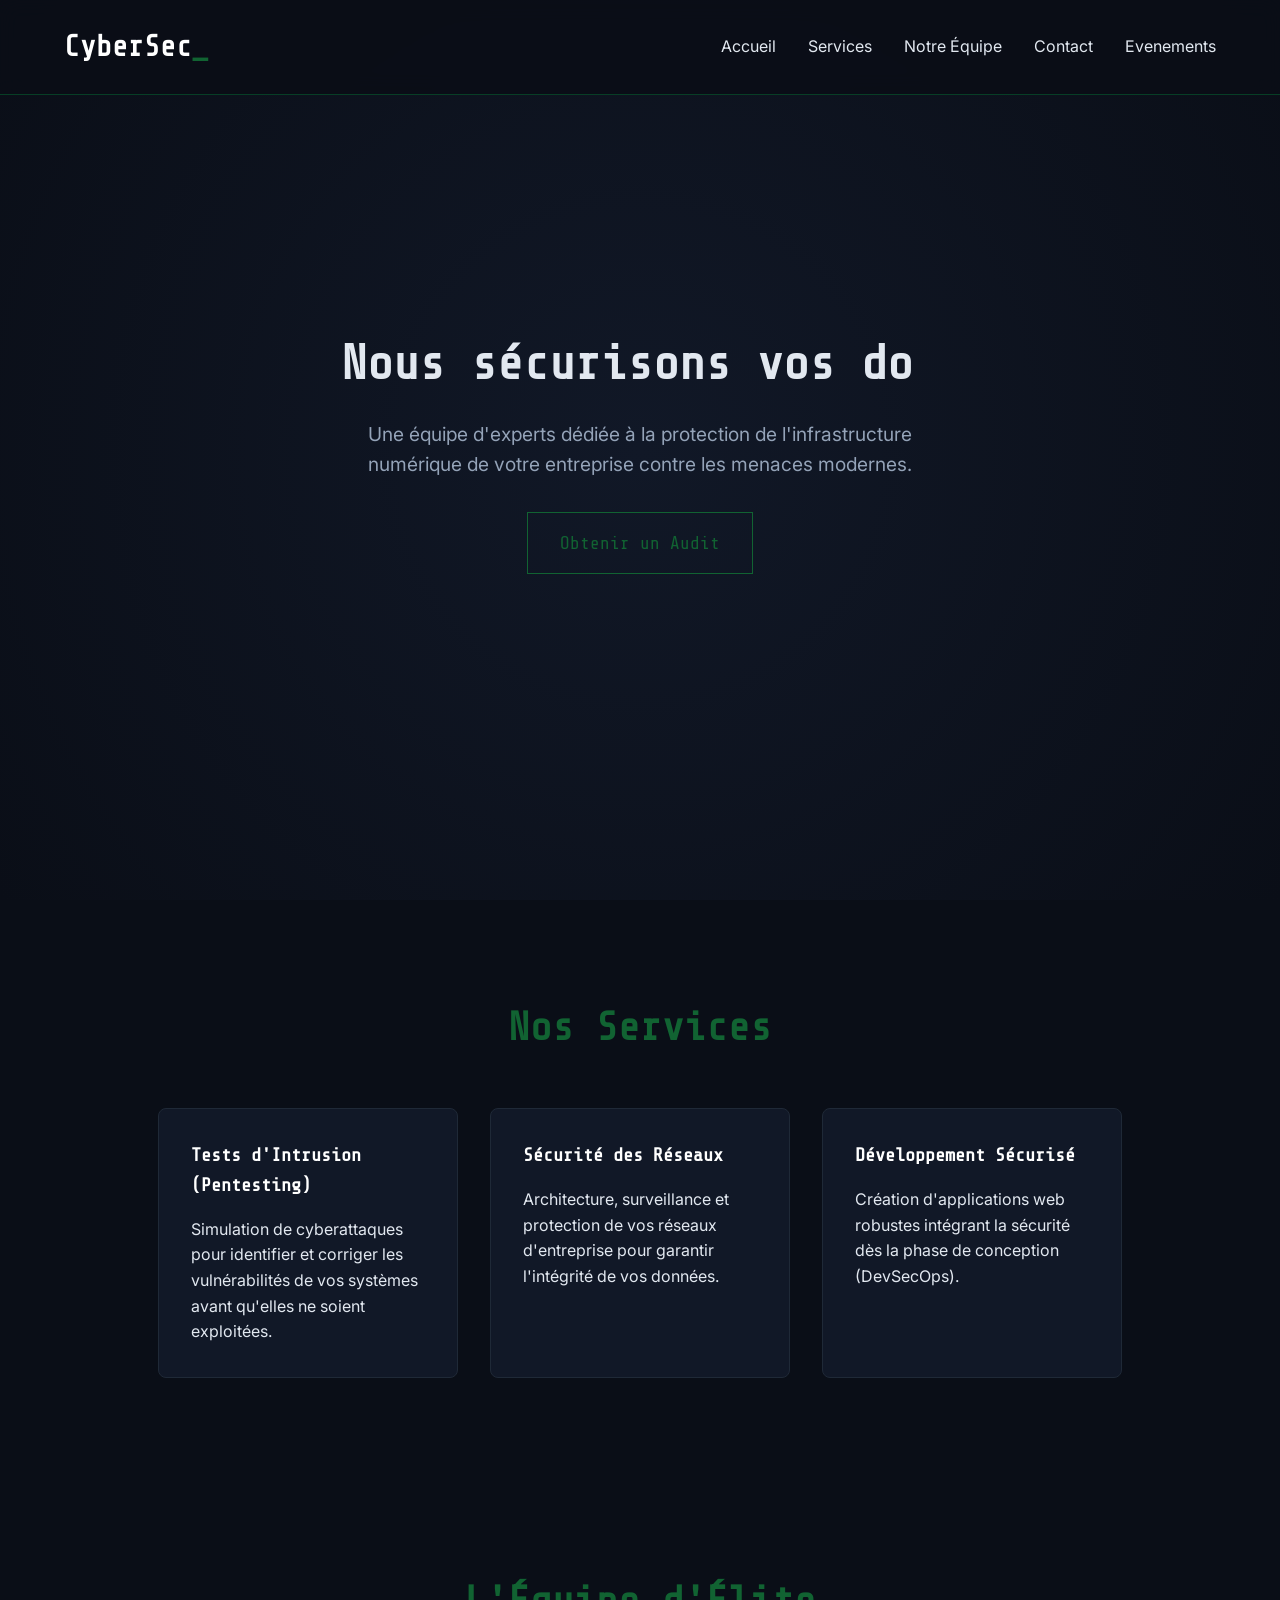
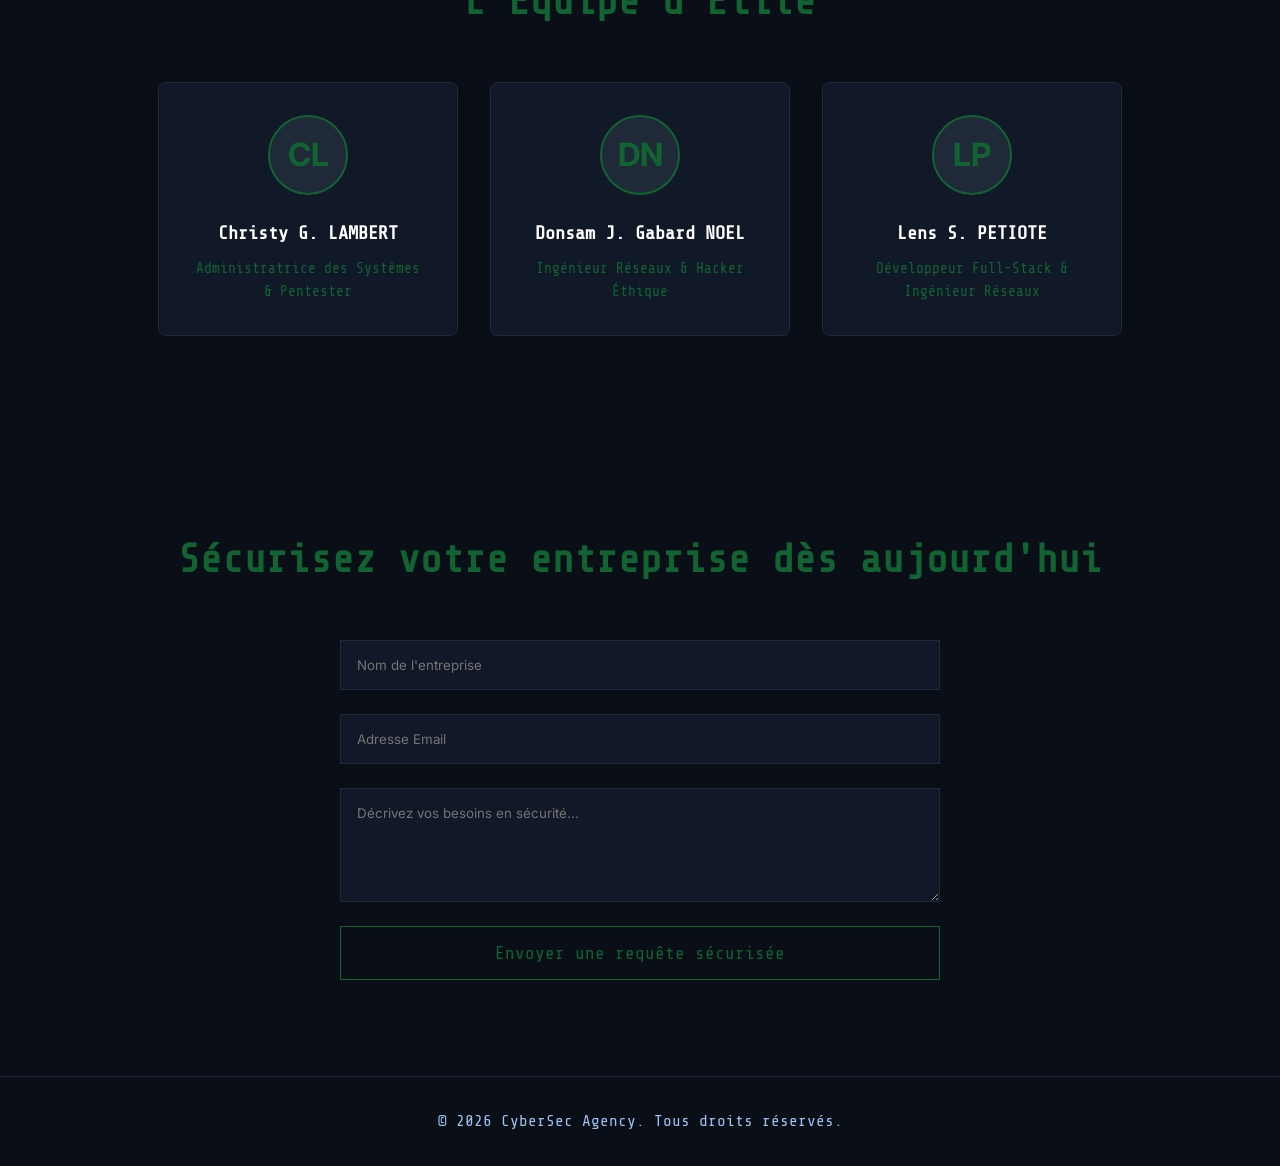
<file: index.html>
<!DOCTYPE html>
<html lang="fr">
<head>
    <meta charset="UTF-8">
    <meta name="viewport" content="width=device-width, initial-scale=1.0">
    <title>CyberSec Agency | Protégez votre entreprise</title>
    <link rel="stylesheet" href="style.css">
    <link href="https://fonts.googleapis.com/css2?family=Share+Tech+Mono&family=Inter:wght@300;400;700&display=swap" rel="stylesheet">
</head>
<body>
    <header>
        <nav>
            <div class="logo">CyberSec<span>_</span></div>
            <ul class="nav-links">
                <li><a href="#accueil">Accueil</a></li>
                <li><a href="services.html">Services</a></li>
                <li><a href="equipes.html">Notre Équipe</a></li>
                <li><a href="contact.html">Contact</a></li>
                <li><a href="events.html">Evenements</a></li>    
            </ul>
        </nav>
    </header>

    <section id="accueil" class="hero">
        <div class="hero-content">
            <h1>Nous sécurisons vos <span class="typing-text"></span><span class="cursor">&nbsp;</span></h1>
            <p>Une équipe d'experts dédiée à la protection de l'infrastructure numérique de votre entreprise contre les menaces modernes.</p>
            <a href="#contact" class="btn">Obtenir un Audit</a>
        </div>
    </section>

    <section id="services" class="services">
        <h2>Nos Services</h2>
        <div class="cards-container">
            <div class="card">
                <h3>Tests d'Intrusion (Pentesting)</h3>
                <p>Simulation de cyberattaques pour identifier et corriger les vulnérabilités de vos systèmes avant qu'elles ne soient exploitées.</p>
            </div>
            <div class="card">
                <h3>Sécurité des Réseaux</h3>
                <p>Architecture, surveillance et protection de vos réseaux d'entreprise pour garantir l'intégrité de vos données.</p>
            </div>
            <div class="card">
                <h3>Développement Sécurisé</h3>
                <p>Création d'applications web robustes intégrant la sécurité dès la phase de conception (DevSecOps).</p>
            </div>
        </div>
    </section>

    <section id="equipe" class="team">
        <h2>L'Équipe d'Élite</h2>
        <div class="cards-container">
            <div class="team-card">
                <div class="avatar">CL</div>
                <h3>Christy G. LAMBERT</h3>
                <p class="role">Administratrice des Systèmes & Pentester</p>
            </div>
            <div class="team-card">
                <div class="avatar">DN</div>
                <h3>Donsam J. Gabard NOEL</h3>
                <p class="role">Ingénieur Réseaux & Hacker Éthique</p>
            </div>
            <div class="team-card">
                <div class="avatar">LP</div>
                <h3>Lens S. PETIOTE</h3>
                <p class="role">Développeur Full-Stack & Ingénieur Réseaux</p>
            </div>
        </div>
    </section>

    <section id="contact" class="contact">
        <h2>Sécurisez votre entreprise dès aujourd'hui</h2>
        <form id="contact-form">
            <input type="text" placeholder="Nom de l'entreprise" required>
            <input type="email" placeholder="Adresse Email" required>
            <textarea placeholder="Décrivez vos besoins en sécurité..." rows="5" required></textarea>
            <button type="submit" class="btn">Envoyer une requête sécurisée</button>
        </form>
    </section>

    <footer>
        <p>&copy; 2026 CyberSec Agency. Tous droits réservés.</p>
    </footer>

    <script src="script.js"></script>
</body>
</html>
</file>
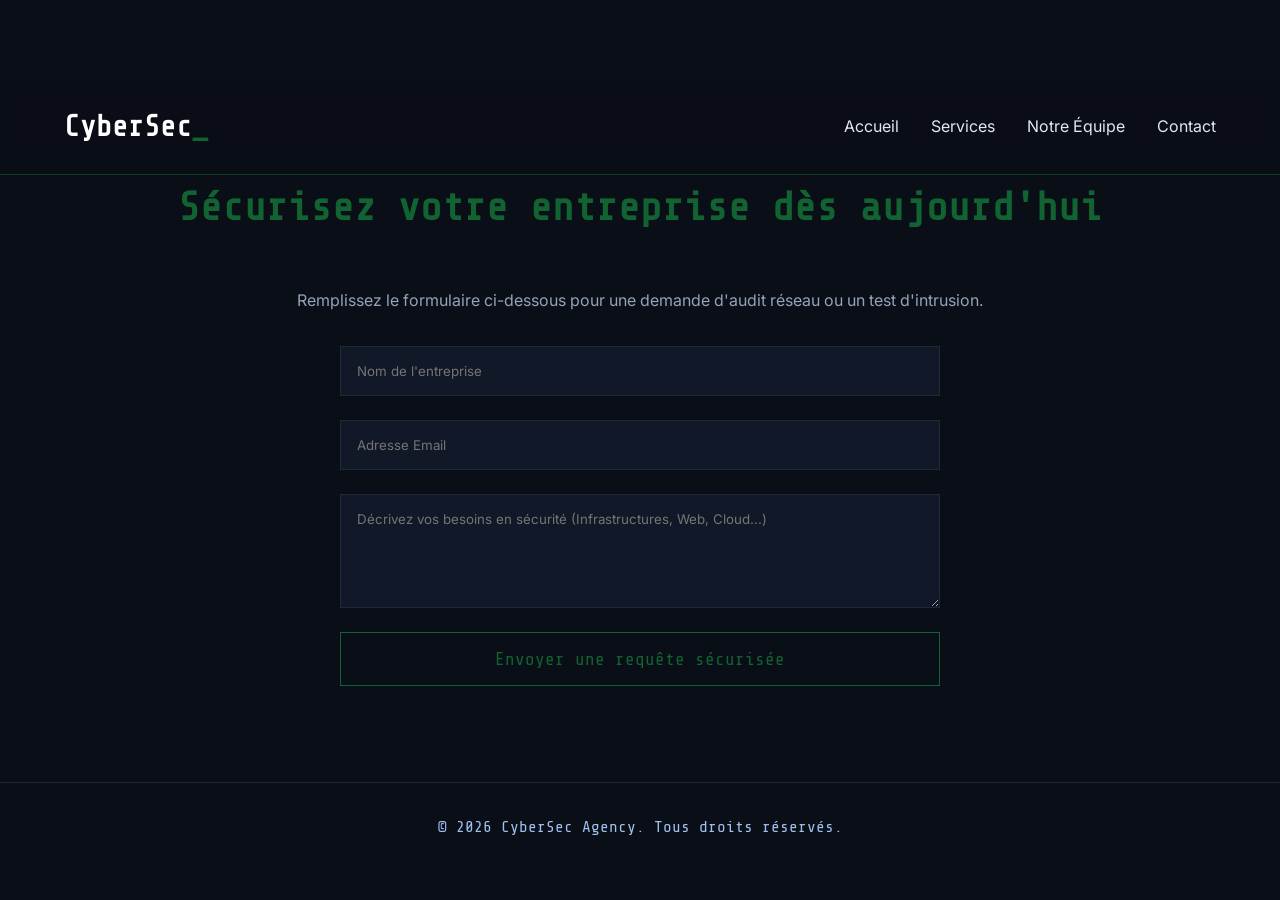
<file: contact.html>
<!DOCTYPE html>
<html lang="fr">
<head>
    <meta charset="UTF-8">
    <meta name="viewport" content="width=device-width, initial-scale=1.0">
    <title>Contact | CyberSec Agency</title>
    <link rel="stylesheet" href="style.css">
    <link href="https://fonts.googleapis.com/css2?family=Share+Tech+Mono&family=Inter:wght@300;400;700&display=swap" rel="stylesheet">
</head>
<body>
    <header>
        <nav>
            <div class="logo">CyberSec<span>_</span></div>
            <ul class="nav-links">
                <li><a href="index.html">Accueil</a></li>
                <li><a href="services.html">Services</a></li>
                <li><a href="equipes.html">Notre Équipe</a></li>
                <li><a href="contact.html">Contact</a></li>
            </ul>
        </nav>
    </header>

    <section class="contact" style="margin-top: 5rem;">
        <h2>Sécurisez votre entreprise dès aujourd'hui</h2>
        <p style="text-align: center; margin-bottom: 2rem; color: #94a3b8;">Remplissez le formulaire ci-dessous pour une demande d'audit réseau ou un test d'intrusion.</p>
        <form id="contact-form">
            <input type="text" placeholder="Nom de l'entreprise" required>
            <input type="email" placeholder="Adresse Email" required>
            <textarea placeholder="Décrivez vos besoins en sécurité (Infrastructures, Web, Cloud...)" rows="5" required></textarea>
            <button type="submit" class="btn">Envoyer une requête sécurisée</button>
        </form>
    </section>

    <footer>
        <p>&copy; 2026 CyberSec Agency. Tous droits réservés.</p>
    </footer>

    <script src="script.js"></script>
</body>
</html>
</file>
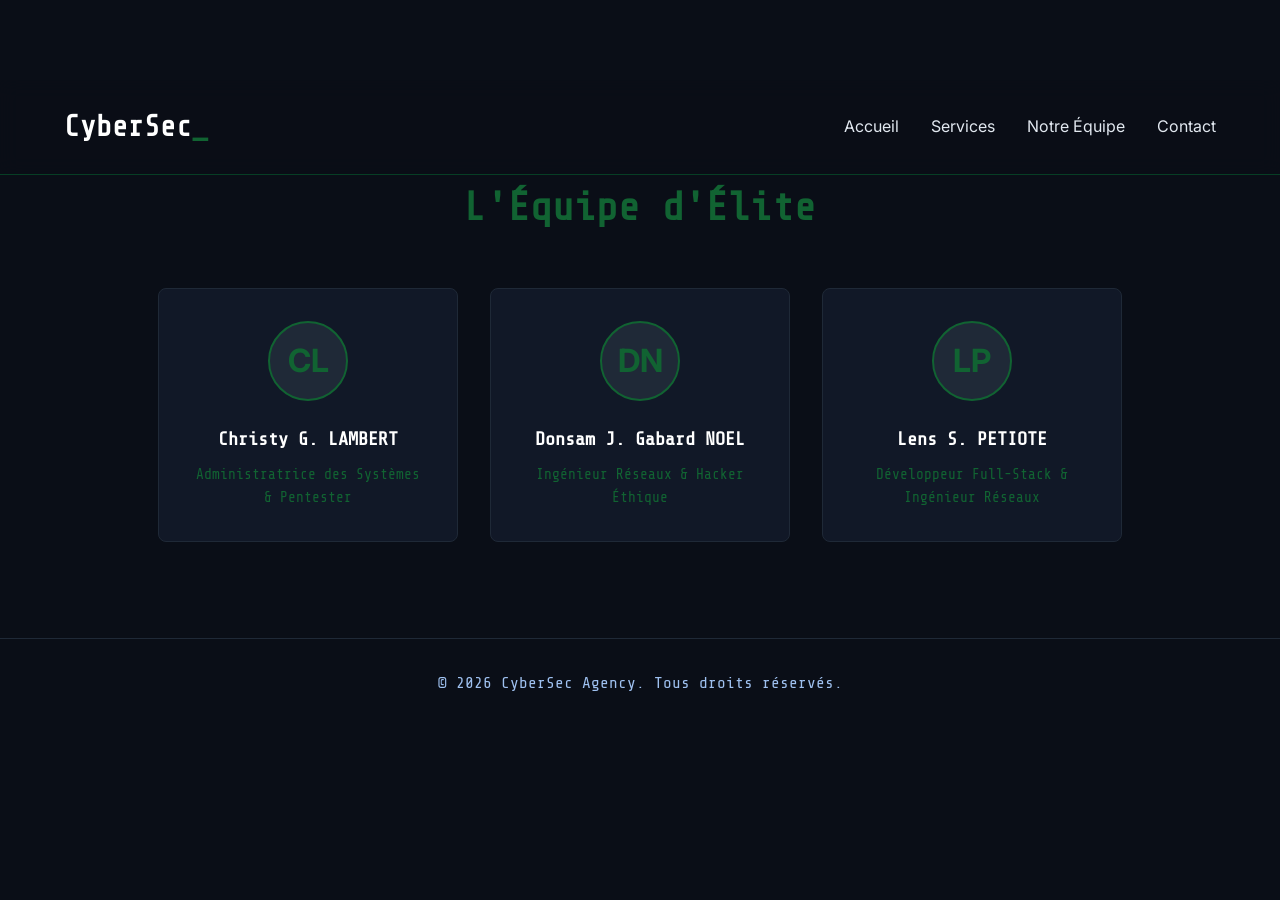
<file: equipes.html>
<!DOCTYPE html>
<html lang="fr">
<head>
    <meta charset="UTF-8">
    <meta name="viewport" content="width=device-width, initial-scale=1.0">
    <title>Notre Équipe | CyberSec Agency</title>
    <link rel="stylesheet" href="style.css">
    <link href="https://fonts.googleapis.com/css2?family=Share+Tech+Mono&family=Inter:wght@300;400;700&display=swap" rel="stylesheet">
</head>
<body>
    <header>
        <nav>
            <div class="logo">CyberSec<span>_</span></div>
            <ul class="nav-links">
                <li><a href="index.html">Accueil</a></li>
                <li><a href="services.html">Services</a></li>
                <li><a href="equipes.html">Notre Équipe</a></li>
                <li><a href="contact.html">Contact</a></li>
            </ul>
        </nav>
    </header>

    <section class="team" style="margin-top: 5rem;">
        <h2>L'Équipe d'Élite</h2>
        <div class="cards-container">
            <div class="team-card">
                <div class="avatar">CL</div>
                <h3>Christy G. LAMBERT</h3>
                <p class="role">Administratrice des Systèmes & Pentester</p>
            </div>
            <div class="team-card">
                <div class="avatar">DN</div>
                <h3>Donsam J. Gabard NOEL</h3>
                <p class="role">Ingénieur Réseaux & Hacker Éthique</p>
            </div>
            <div class="team-card">
                <div class="avatar">LP</div>
                <h3>Lens S. PETIOTE</h3>
                <p class="role">Développeur Full-Stack & Ingénieur Réseaux</p>
            </div>
        </div>
    </section>

    <footer>
        <p>&copy; 2026 CyberSec Agency. Tous droits réservés.</p>
    </footer>

    <script src="script.js"></script>
</body>
</html>
</file>
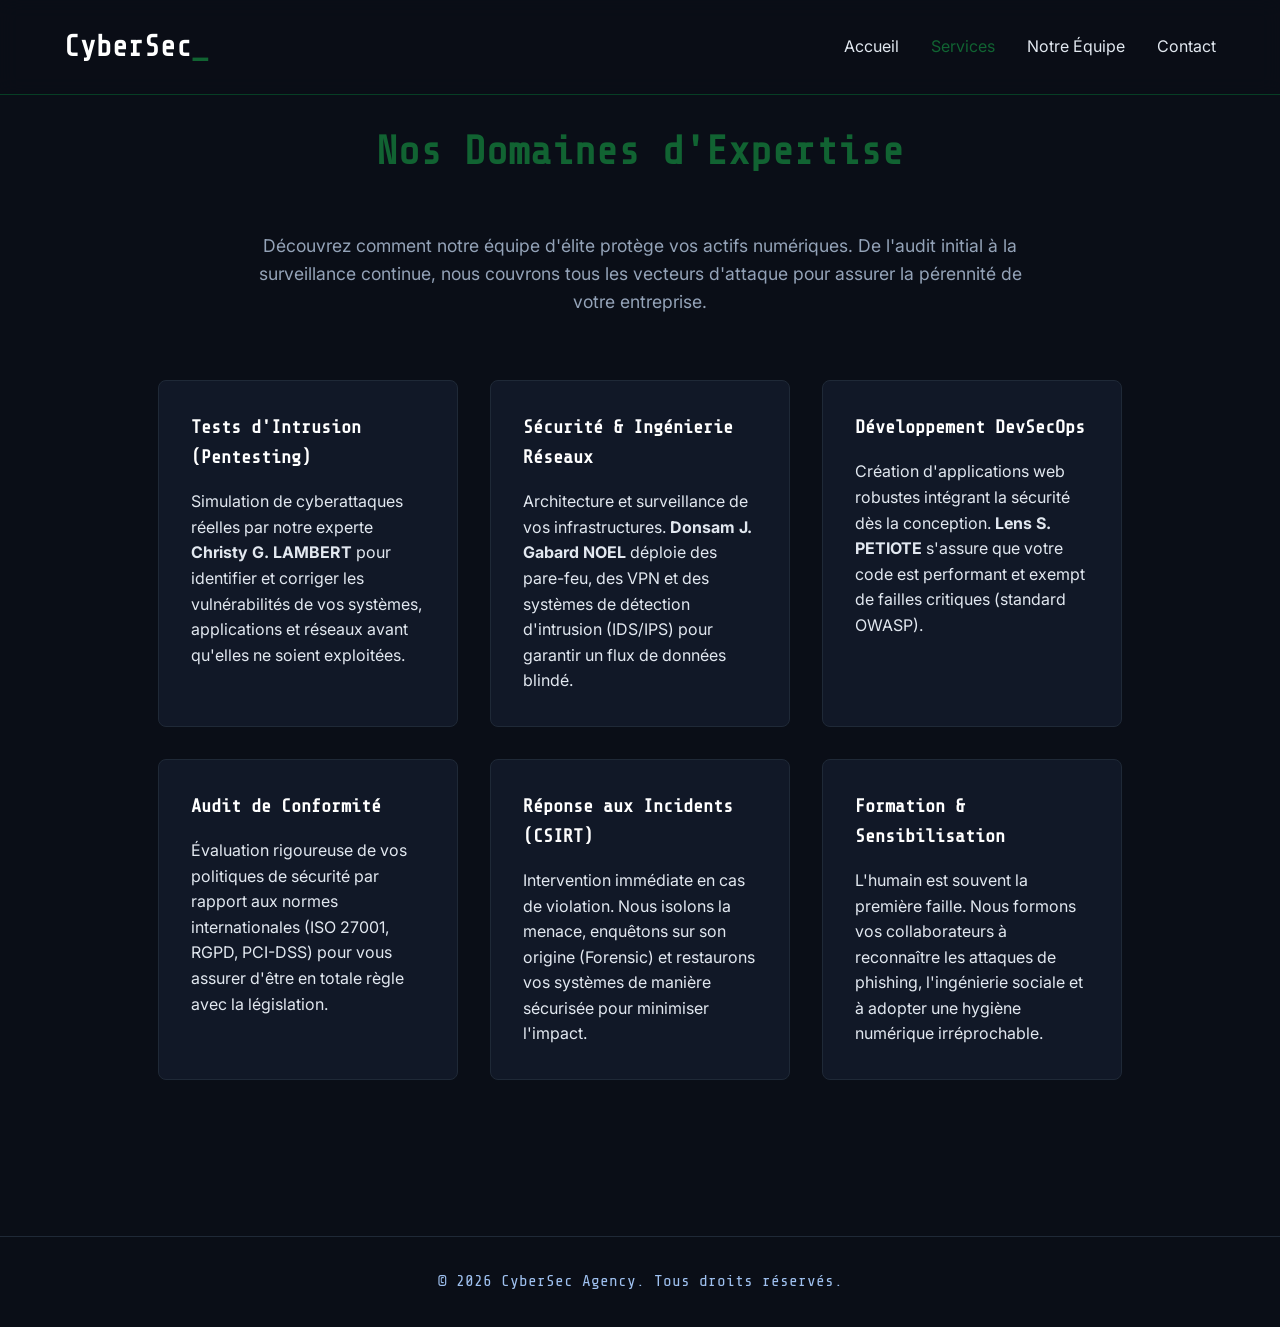
<file: services.html>
<!DOCTYPE html>
<html lang="fr">
<head>
    <meta charset="UTF-8">
    <meta name="viewport" content="width=device-width, initial-scale=1.0">
    <title>Nos Services | CyberSec Agency</title>
    <link rel="stylesheet" href="style.css">
    <link href="https://fonts.googleapis.com/css2?family=Share+Tech+Mono&family=Inter:wght@300;400;700&display=swap" rel="stylesheet">
</head>
<body>
    <header>
        <nav>
            <div class="logo">CyberSec<span>_</span></div>
            <ul class="nav-links">
                <li><a href="index.html">Accueil</a></li>
                <li><a href="services.html" style="color: var(--neon-green);">Services</a></li>
                <li><a href="index.html#equipe">Notre Équipe</a></li>
                <li><a href="index.html#contact">Contact</a></li>
            </ul>
        </nav>
    </header>

    <main style="padding-top: 120px; padding-bottom: 60px;">
        <section class="services" style="padding-top: 0;">
            <h2>Nos Domaines d'Expertise</h2>
            <p style="text-align: center; color: #94a3b8; max-width: 800px; margin: 0 auto 4rem auto; font-size: 1.1rem;">
                Découvrez comment notre équipe d'élite protège vos actifs numériques. De l'audit initial à la surveillance continue, nous couvrons tous les vecteurs d'attaque pour assurer la pérennité de votre entreprise.
            </p>
            
            <div class="cards-container">
                <div class="card">
                    <h3>Tests d'Intrusion (Pentesting)</h3>
                    <p>Simulation de cyberattaques réelles par notre experte <strong>Christy G. LAMBERT</strong> pour identifier et corriger les vulnérabilités de vos systèmes, applications et réseaux avant qu'elles ne soient exploitées.</p>
                </div>
                
                <div class="card">
                    <h3>Sécurité & Ingénierie Réseaux</h3>
                    <p>Architecture et surveillance de vos infrastructures. <strong>Donsam J. Gabard NOEL</strong> déploie des pare-feu, des VPN et des systèmes de détection d'intrusion (IDS/IPS) pour garantir un flux de données blindé.</p>
                </div>
                
                <div class="card">
                    <h3>Développement DevSecOps</h3>
                    <p>Création d'applications web robustes intégrant la sécurité dès la conception. <strong>Lens S. PETIOTE</strong> s'assure que votre code est performant et exempt de failles critiques (standard OWASP).</p>
                </div>

                <div class="card">
                    <h3>Audit de Conformité</h3>
                    <p>Évaluation rigoureuse de vos politiques de sécurité par rapport aux normes internationales (ISO 27001, RGPD, PCI-DSS) pour vous assurer d'être en totale règle avec la législation.</p>
                </div>

                <div class="card">
                    <h3>Réponse aux Incidents (CSIRT)</h3>
                    <p>Intervention immédiate en cas de violation. Nous isolons la menace, enquêtons sur son origine (Forensic) et restaurons vos systèmes de manière sécurisée pour minimiser l'impact.</p>
                </div>

                <div class="card">
                    <h3>Formation & Sensibilisation</h3>
                    <p>L'humain est souvent la première faille. Nous formons vos collaborateurs à reconnaître les attaques de phishing, l'ingénierie sociale et à adopter une hygiène numérique irréprochable.</p>
                </div>
            </div>
        </section>
    </main>

    <footer>
        <p>&copy; 2026 CyberSec Agency. Tous droits réservés.</p>
    </footer>

    <script src="script.js"></script>
</body>
</html>
</file>
<file: style.css>
:root {
    --bg-color: #0a0e17;
    --text-color: #e2e8f0;
    --neon-green: #116332;
    --dark-card: #111827;
}

* {
    margin: 0;
    padding: 0;
    box-sizing: border-box;
    scroll-behavior: smooth;
}

body {
    font-family: 'Inter', sans-serif;
    background-color: var(--bg-color);
    color: var(--text-color);
    line-height: 1.6;
}

h1, h2, h3, .logo, .role {
    font-family: 'Share Tech Mono', monospace;
}

/* Navbar */
header {
    position: fixed;
    width: 100%;
    background: rgba(10, 14, 23, 0.9);
    backdrop-filter: blur(10px);
    z-index: 1000;
    border-bottom: 1px solid rgba(0, 255, 102, 0.2);
}

nav {
    display: flex;
    justify-content: space-between;
    align-items: center;
    padding: 1.5rem 5%;
}

.logo {
    font-size: 1.8rem;
    font-weight: bold;
    color: #fff;
}

.logo span {
    color: var(--neon-green);
    animation: blink 1s step-end infinite;
}

.nav-links {
    list-style: none;
    display: flex;
    gap: 2rem;
}

.nav-links a {
    color: var(--text-color);
    text-decoration: none;
    transition: color 0.3s;
}

.nav-links a:hover {
    color: var(--neon-green);
}

/* Sections communes */
section {
    padding: 6rem 5%;
}

h2 {
    text-align: center;
    font-size: 2.5rem;
    margin-bottom: 3rem;
    color: var(--neon-green);
}

/* Hero Section */
.hero {
    height: 100vh;
    display: flex;
    align-items: center;
    justify-content: center;
    text-align: center;
    background: radial-gradient(circle at center, #111827 0%, #0a0e17 100%);
}

.hero-content h1 {
    font-size: 3rem;
    margin-bottom: 1rem;
}

.hero-content p {
    font-size: 1.2rem;
    max-width: 600px;
    margin: 0 auto 2rem auto;
    color: #94a3b8;
}

.btn {
    display: inline-block;
    padding: 1rem 2rem;
    background: transparent;
    color: var(--neon-green);
    border: 1px solid var(--neon-green);
    text-decoration: none;
    font-family: 'Share Tech Mono', monospace;
    font-size: 1.1rem;
    transition: all 0.3s;
    cursor: pointer;
}

.btn:hover {
    background: var(--neon-green);
    color: var(--bg-color);
    box-shadow: 0 0 15px var(--neon-green);
}

/* Cards (Services & Team) */
.cards-container {
    display: flex;
    justify-content: center;
    gap: 2rem;
    flex-wrap: wrap;
}

.card, .team-card {
    background: var(--dark-card);
    padding: 2rem;
    border-radius: 8px;
    width: 300px;
    border: 1px solid #1f2937;
    transition: transform 0.3s, border-color 0.3s;
}

.card:hover, .team-card:hover {
    transform: translateY(-10px);
    border-color: var(--neon-green);
}

.card h3 {
    margin-bottom: 1rem;
    color: #fff;
}

.avatar {
    width: 80px;
    height: 80px;
    background: #1f2937;
    color: var(--neon-green);
    border-radius: 50%;
    display: flex;
    align-items: center;
    justify-content: center;
    font-size: 2rem;
    font-weight: bold;
    margin: 0 auto 1.5rem auto;
    border: 2px solid var(--neon-green);
}

.team-card h3 {
    text-align: center;
    color: #fff;
    margin-bottom: 0.5rem;
}

.role {
    text-align: center;
    color: var(--neon-green);
    font-size: 0.9rem;
}

/* Contact Form */
form {
    max-width: 600px;
    margin: 0 auto;
    display: flex;
    flex-direction: column;
    gap: 1.5rem;
}

input, textarea {
    width: 100%;
    padding: 1rem;
    background: var(--dark-card);
    border: 1px solid #1f2937;
    color: var(--text-color);
    font-family: 'Inter', sans-serif;
}

input:focus, textarea:focus {
    outline: none;
    border-color: var(--neon-green);
}

/* Footer */
footer {
    text-align: center;
    padding: 2rem;
    border-top: 1px solid #1f2937;
    font-family: 'Share Tech Mono', monospace;
    color: #9fc1f0;
}

/* Animations */
@keyframes blink {
    0%, 100% { opacity: 1; }
    50% { opacity: 0; }
}
</file>
